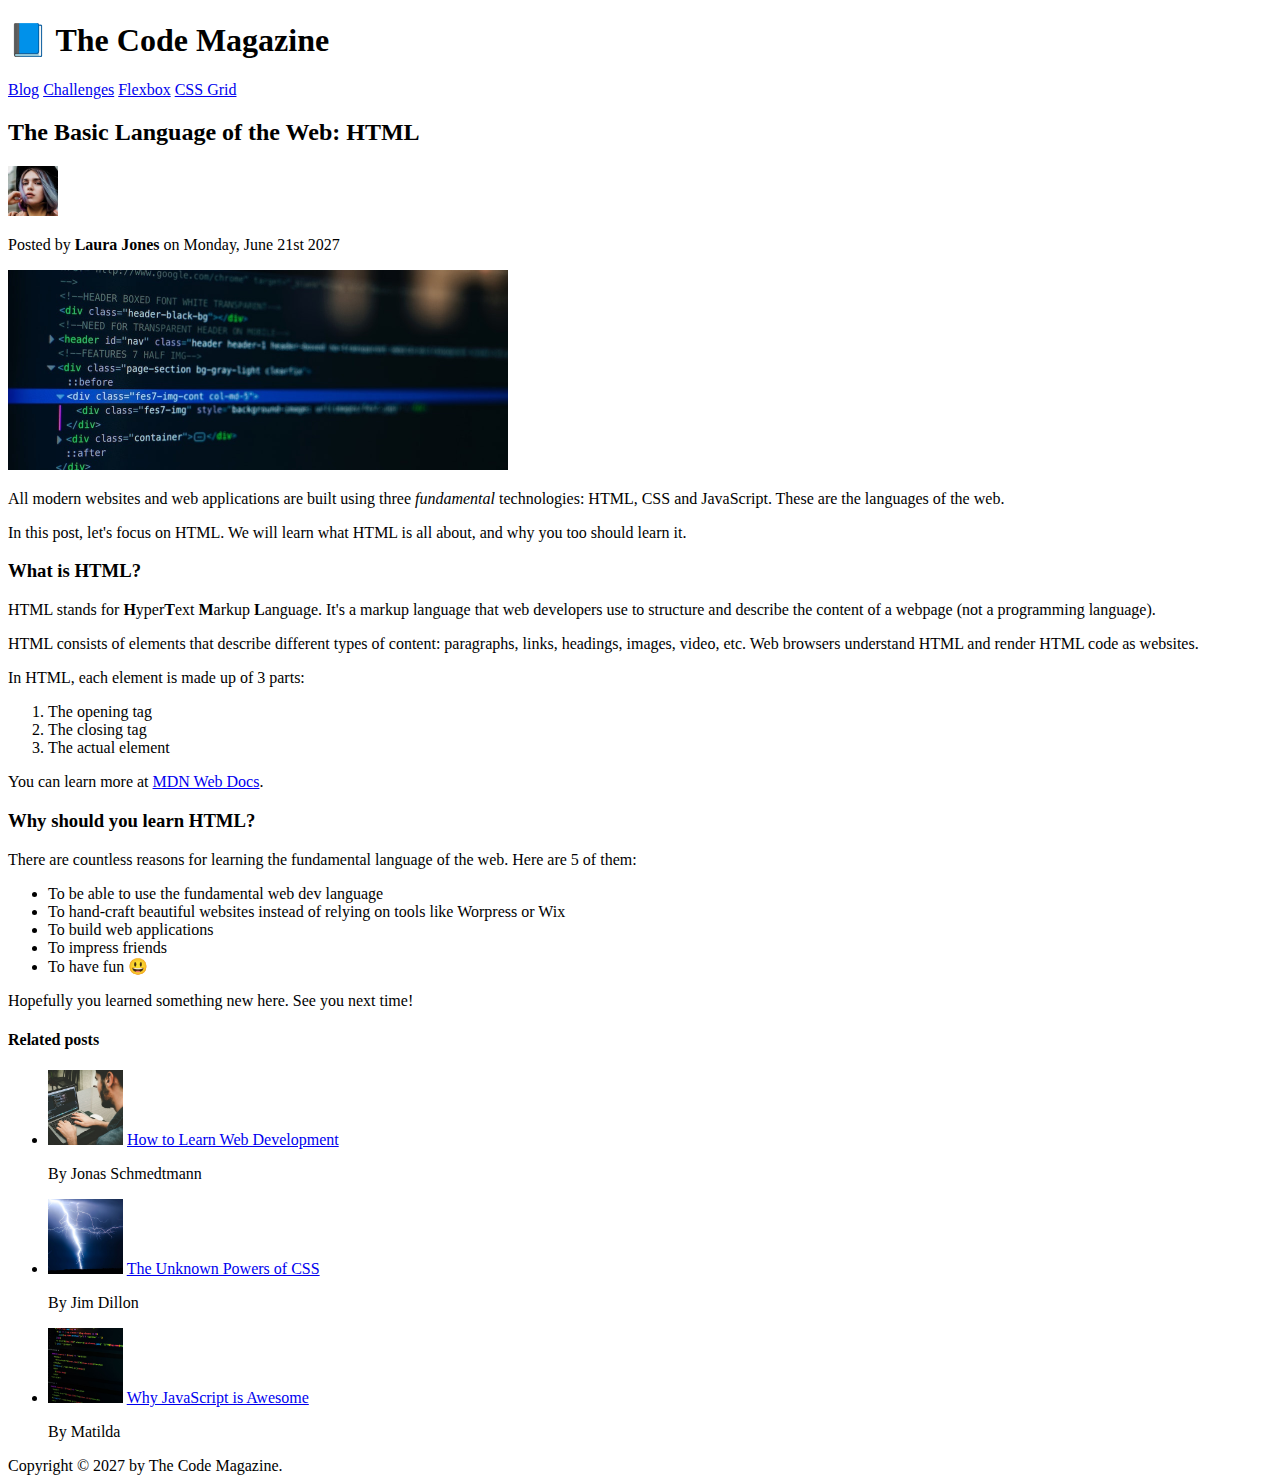
<file: final/02-HTML-Fundamentals/index.html>
<!DOCTYPE html>
<html lang="en">
  <head>
    <meta charset="UTF-8" />
    <title>The Basic Language of the Web: HTML</title>
  </head>

  <body>
    <!--
    <h1>The Basic Language of the Web: HTML</h1>
    <h2>The Basic Language of the Web: HTML</h2>
    <h3>The Basic Language of the Web: HTML</h3>
    <h4>The Basic Language of the Web: HTML</h4>
    <h5>The Basic Language of the Web: HTML</h5>
    <h6>The Basic Language of the Web: HTML</h6>
    -->

    <header>
      <h1>📘 The Code Magazine</h1>

      <nav>
        <a href="blog.html">Blog</a>
        <a href="#">Challenges</a>
        <a href="#">Flexbox</a>
        <a href="#">CSS Grid</a>
      </nav>
    </header>

    <article>
      <header>
        <h2>The Basic Language of the Web: HTML</h2>

        <img
          src="img/laura-jones.jpg"
          alt="Headshot of Laura Jones"
          height="50"
          width="50"
        />

        <p>Posted by <strong>Laura Jones</strong> on Monday, June 21st 2027</p>

        <img
          src="img/post-img.jpg"
          alt="HTML code on a screen"
          width="500"
          height="200"
        />
      </header>

      <p>
        All modern websites and web applications are built using three
        <em>fundamental</em>
        technologies: HTML, CSS and JavaScript. These are the languages of the
        web.
      </p>

      <p>
        In this post, let's focus on HTML. We will learn what HTML is all about,
        and why you too should learn it.
      </p>

      <h3>What is HTML?</h3>
      <p>
        HTML stands for <strong>H</strong>yper<strong>T</strong>ext
        <strong>M</strong>arkup <strong>L</strong>anguage. It's a markup
        language that web developers use to structure and describe the content
        of a webpage (not a programming language).
      </p>
      <p>
        HTML consists of elements that describe different types of content:
        paragraphs, links, headings, images, video, etc. Web browsers understand
        HTML and render HTML code as websites.
      </p>
      <p>In HTML, each element is made up of 3 parts:</p>

      <ol>
        <li>The opening tag</li>
        <li>The closing tag</li>
        <li>The actual element</li>
      </ol>

      <p>
        You can learn more at
        <a
          href="https://developer.mozilla.org/en-US/docs/Web/HTML"
          target="_blank"
          >MDN Web Docs</a
        >.
      </p>

      <h3>Why should you learn HTML?</h3>

      <p>
        There are countless reasons for learning the fundamental language of the
        web. Here are 5 of them:
      </p>

      <ul>
        <li>To be able to use the fundamental web dev language</li>
        <li>
          To hand-craft beautiful websites instead of relying on tools like
          Worpress or Wix
        </li>
        <li>To build web applications</li>
        <li>To impress friends</li>
        <li>To have fun 😃</li>
      </ul>

      <p>Hopefully you learned something new here. See you next time!</p>
    </article>

    <aside>
      <h4>Related posts</h4>

      <ul>
        <li>
          <img
            src="img/related-1.jpg"
            alt="Person programming"
            width="75"
            width="75"
          />
          <a href="#">How to Learn Web Development</a>
          <p>By Jonas Schmedtmann</p>
        </li>
        <li>
          <img src="img/related-2.jpg" alt="Lightning" width="75" heigth="75" />
          <a href="#">The Unknown Powers of CSS</a>
          <p>By Jim Dillon</p>
        </li>
        <li>
          <img
            src="img/related-3.jpg"
            alt="JavaScript code on a screen"
            width="75"
            height="75"
          />
          <a href="#">Why JavaScript is Awesome</a>
          <p>By Matilda</p>
        </li>
      </ul>
    </aside>

    <footer>Copyright &copy; 2027 by The Code Magazine.</footer>
  </body>
</html>
</file>
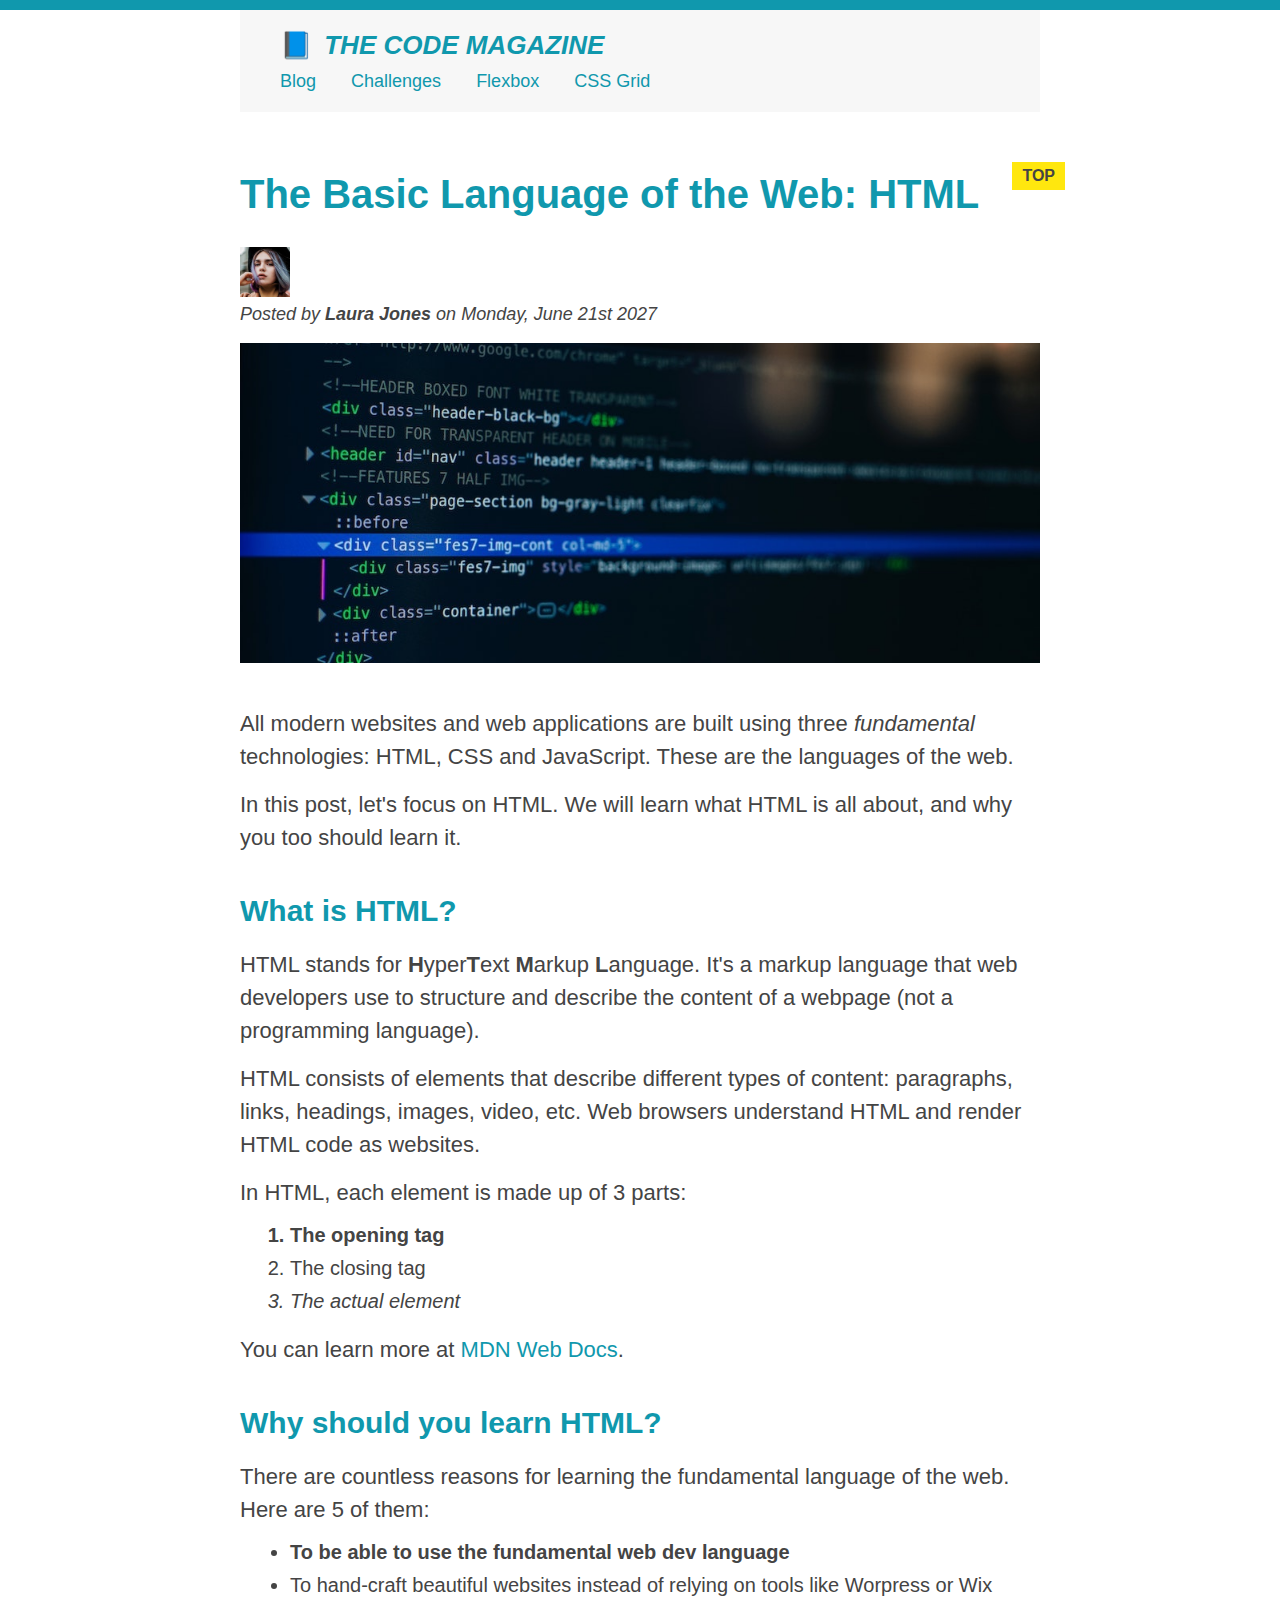
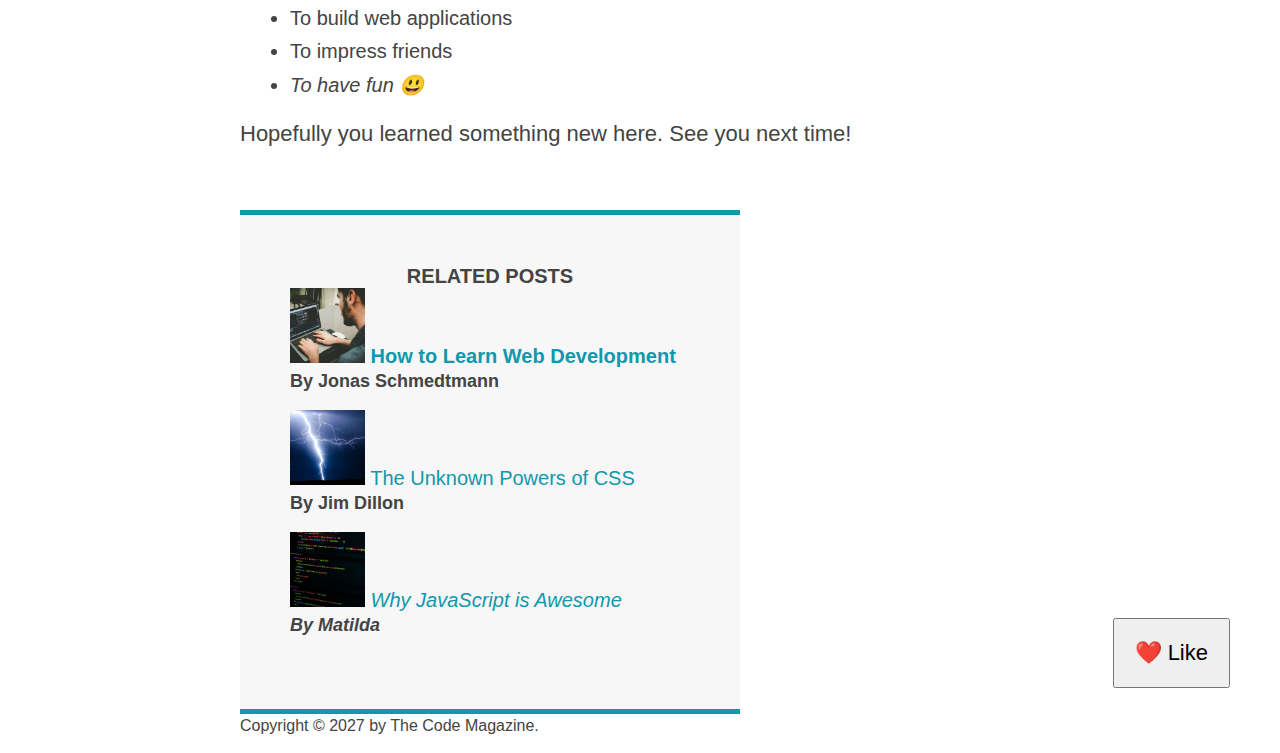
<file: final/03-CSS-Fundamentals/index.html>
<!DOCTYPE html>
<html lang="en">
  <head>
    <meta charset="UTF-8" />
    <link href="style.css" rel="stylesheet" />

    <title>The Basic Language of the Web: HTML</title>
  </head>

  <body>
    <!--
    <h1>The Basic Language of the Web: HTML</h1>
    <h2>The Basic Language of the Web: HTML</h2>
    <h3>The Basic Language of the Web: HTML</h3>
    <h4>The Basic Language of the Web: HTML</h4>
    <h5>The Basic Language of the Web: HTML</h5>
    <h6>The Basic Language of the Web: HTML</h6>
    -->

    <div class="container">
      <header class="main-header">
        <h1>📘 The Code Magazine</h1>

        <nav>
          <!-- <strong>This is the navigation</strong> -->
          <a href="blog.html">Blog</a>
          <a href="#">Challenges</a>
          <a href="#">Flexbox</a>
          <a href="#">CSS Grid</a>
        </nav>
      </header>

      <article>
        <header class="post-header">
          <h2>The Basic Language of the Web: HTML</h2>

          <img
            src="img/laura-jones.jpg"
            alt="Headshot of Laura Jones"
            height="50"
            width="50"
          />

          <p id="author">
            Posted by <strong>Laura Jones</strong> on Monday, June 21st 2027
          </p>

          <img
            src="img/post-img.jpg"
            alt="HTML code on a screen"
            width="500"
            height="200"
            class="post-img"
          />
          <button>❤️ Like</button>
        </header>

        <p>
          All modern websites and web applications are built using three
          <em>fundamental</em>
          technologies: HTML, CSS and JavaScript. These are the languages of the
          web.
        </p>

        <p>
          In this post, let's focus on HTML. We will learn what HTML is all
          about, and why you too should learn it.
        </p>

        <h3>What is HTML?</h3>
        <p>
          HTML stands for <strong>H</strong>yper<strong>T</strong>ext
          <strong>M</strong>arkup <strong>L</strong>anguage. It's a markup
          language that web developers use to structure and describe the content
          of a webpage (not a programming language).
        </p>
        <p>
          HTML consists of elements that describe different types of content:
          paragraphs, links, headings, images, video, etc. Web browsers
          understand HTML and render HTML code as websites.
        </p>
        <p>In HTML, each element is made up of 3 parts:</p>

        <ol>
          <li class="first-li">The opening tag</li>
          <li>The closing tag</li>
          <li>The actual element</li>
        </ol>

        <p>
          You can learn more at
          <a
            href="https://developer.mozilla.org/en-US/docs/Web/HTML"
            target="_blank"
            >MDN Web Docs</a
          >.
        </p>

        <h3>Why should you learn HTML?</h3>

        <p>
          There are countless reasons for learning the fundamental language of
          the web. Here are 5 of them:
        </p>

        <ul>
          <li class="first-li">
            To be able to use the fundamental web dev language
          </li>
          <li>
            To hand-craft beautiful websites instead of relying on tools like
            Worpress or Wix
          </li>
          <li>To build web applications</li>
          <li>To impress friends</li>
          <li>To have fun 😃</li>
        </ul>

        <p>Hopefully you learned something new here. See you next time!</p>
      </article>

      <aside>
        <h4>Related posts</h4>

        <ul class="related">
          <li>
            <img
              src="img/related-1.jpg"
              alt="Person programming"
              width="75"
              height="75"
            />
            <a href="#">How to Learn Web Development</a>
            <p class="related-author">By Jonas Schmedtmann</p>
          </li>
          <li>
            <img
              src="img/related-2.jpg"
              alt="Lightning"
              width="75"
              height="75"
            />
            <a href="#">The Unknown Powers of CSS</a>
            <p class="related-author">By Jim Dillon</p>
          </li>
          <li>
            <img
              src="img/related-3.jpg"
              alt="JavaScript code on a screen"
              width="75"
              height="75"
            />
            <a href="#">Why JavaScript is Awesome</a>
            <p class="related-author">By Matilda</p>
          </li>
        </ul>
      </aside>

      <footer>
        <p id="copyright" class="copyright text">
          Copyright &copy; 2027 by The Code Magazine.
        </p>
      </footer>
    </div>
  </body>
</html>
</file>
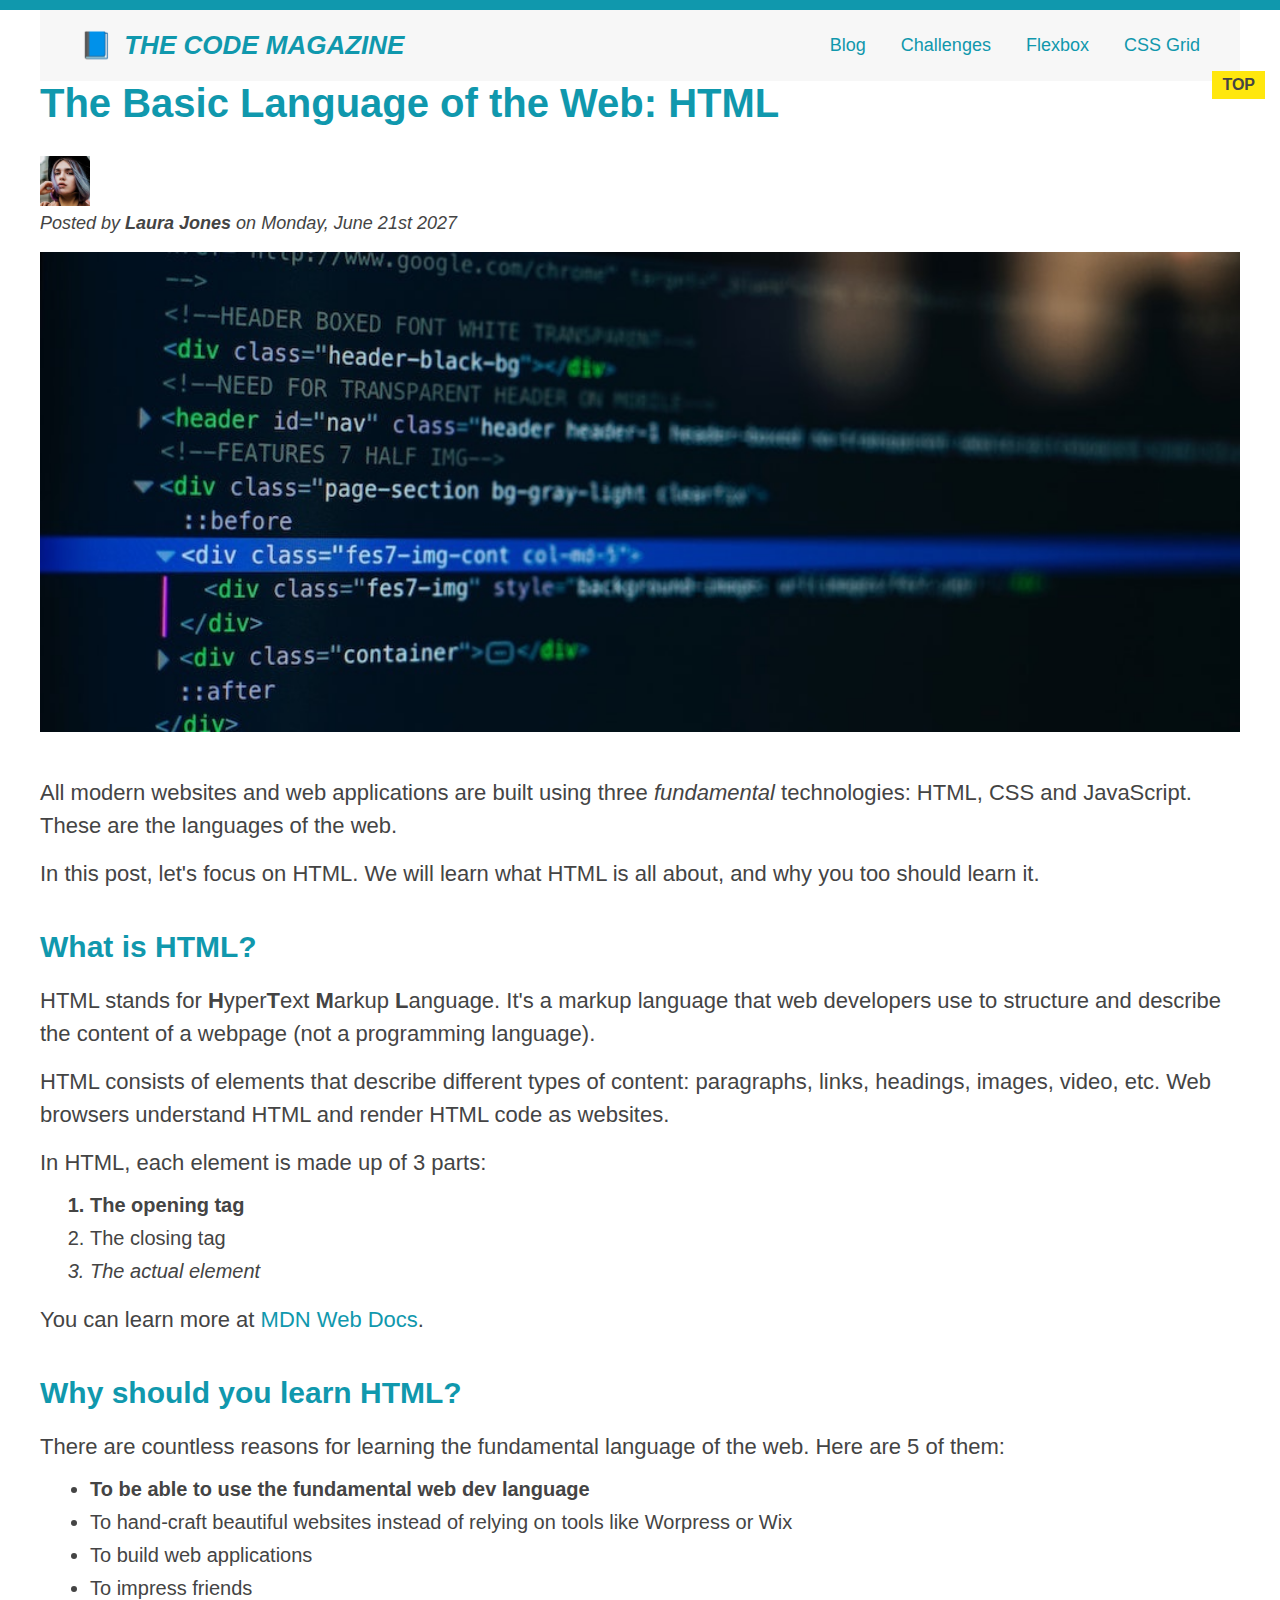
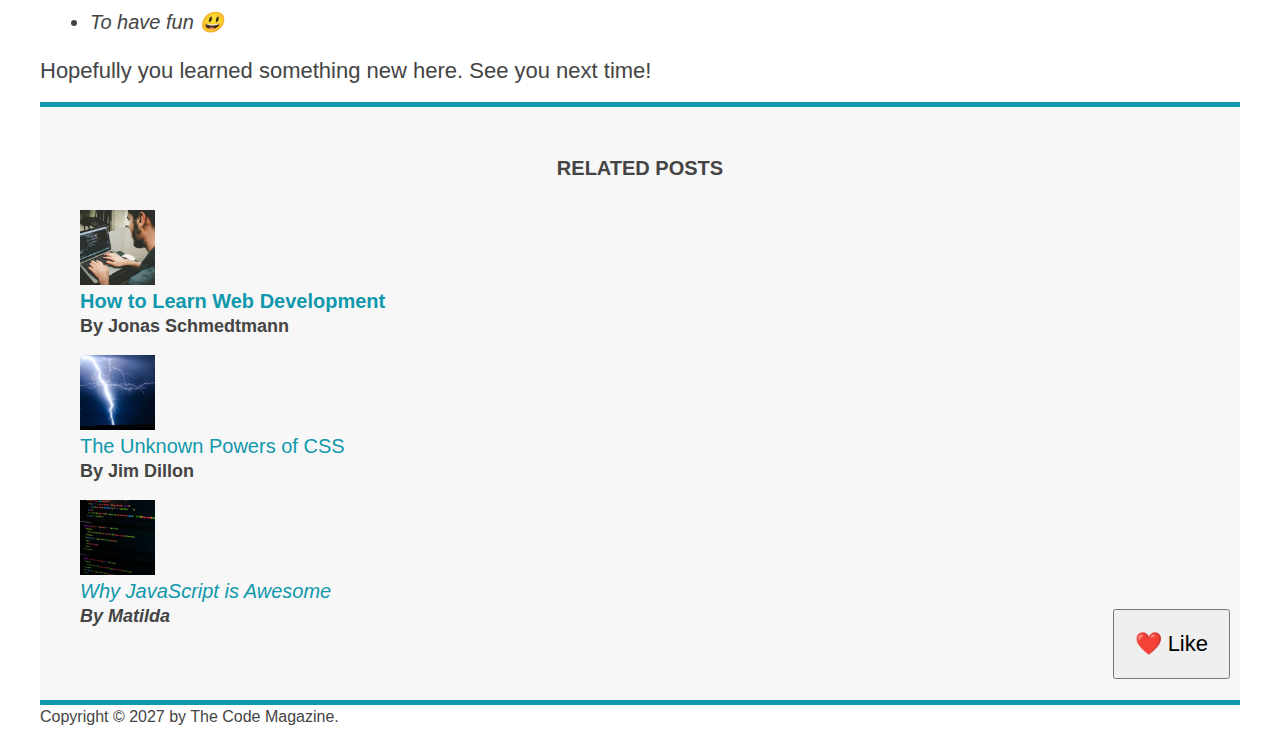
<file: final/04-CSS-Layouts/index.html>
<!DOCTYPE html>
<html lang="en">
  <head>
    <meta charset="UTF-8" />
    <link href="style.css" rel="stylesheet" />

    <title>The Basic Language of the Web: HTML</title>
  </head>

  <body>
    <!--
    <h1>The Basic Language of the Web: HTML</h1>
    <h2>The Basic Language of the Web: HTML</h2>
    <h3>The Basic Language of the Web: HTML</h3>
    <h4>The Basic Language of the Web: HTML</h4>
    <h5>The Basic Language of the Web: HTML</h5>
    <h6>The Basic Language of the Web: HTML</h6>
    -->

    <div class="container">
      <header class="main-header clearfix">
        <h1>📘 The Code Magazine</h1>

        <nav>
          <!-- <strong>This is the navigation</strong> -->
          <a href="blog.html">Blog</a>
          <a href="#">Challenges</a>
          <a href="flexbox.html">Flexbox</a>
          <a href="css-grid.html">CSS Grid</a>
        </nav>

        <!-- <div class="clear"></div> -->
      </header>

      <!-- ONLY NECESSARY FOR FLEXBOX -->
      <!-- <div class="row"> -->
      <article>
        <header class="post-header">
          <h2>The Basic Language of the Web: HTML</h2>

          <div class="author-box">
            <img
              src="img/laura-jones.jpg"
              alt="Headshot of Laura Jones"
              height="50"
              width="50"
              class="author-img"
            />

            <p id="author" class="author">
              Posted by <strong>Laura Jones</strong> on Monday, June 21st 2027
            </p>
          </div>

          <img
            src="img/post-img.jpg"
            alt="HTML code on a screen"
            width="500"
            height="200"
            class="post-img"
          />
          <button>❤️ Like</button>
        </header>

        <p>
          All modern websites and web applications are built using three
          <em>fundamental</em>
          technologies: HTML, CSS and JavaScript. These are the languages of the
          web.
        </p>

        <p>
          In this post, let's focus on HTML. We will learn what HTML is all
          about, and why you too should learn it.
        </p>

        <h3>What is HTML?</h3>
        <p>
          HTML stands for <strong>H</strong>yper<strong>T</strong>ext
          <strong>M</strong>arkup <strong>L</strong>anguage. It's a markup
          language that web developers use to structure and describe the content
          of a webpage (not a programming language).
        </p>
        <p>
          HTML consists of elements that describe different types of content:
          paragraphs, links, headings, images, video, etc. Web browsers
          understand HTML and render HTML code as websites.
        </p>
        <p>In HTML, each element is made up of 3 parts:</p>

        <ol>
          <li class="first-li">The opening tag</li>
          <li>The closing tag</li>
          <li>The actual element</li>
        </ol>

        <p>
          You can learn more at
          <a
            href="https://developer.mozilla.org/en-US/docs/Web/HTML"
            target="_blank"
            >MDN Web Docs</a
          >.
        </p>

        <h3>Why should you learn HTML?</h3>

        <p>
          There are countless reasons for learning the fundamental language of
          the web. Here are 5 of them:
        </p>

        <ul>
          <li class="first-li">
            To be able to use the fundamental web dev language
          </li>
          <li>
            To hand-craft beautiful websites instead of relying on tools like
            Worpress or Wix
          </li>
          <li>To build web applications</li>
          <li>To impress friends</li>
          <li>To have fun 😃</li>
        </ul>

        <p>Hopefully you learned something new here. See you next time!</p>
      </article>

      <aside>
        <h4>Related posts</h4>

        <ul class="related">
          <li class="related-post">
            <img
              src="img/related-1.jpg"
              alt="Person programming"
              width="75"
              height="75"
            />
            <div>
              <a href="#" class="related-link">How to Learn Web Development</a>
              <p class="related-author">By Jonas Schmedtmann</p>
            </div>
          </li>
          <li class="related-post">
            <img
              src="img/related-2.jpg"
              alt="Lightning"
              width="75"
              height="75"
            />
            <div>
              <a href="#" class="related-link">The Unknown Powers of CSS</a>
              <p class="related-author">By Jim Dillon</p>
            </div>
          </li>
          <li class="related-post">
            <img
              src="img/related-3.jpg"
              alt="JavaScript code on a screen"
              width="75"
              height="75"
            />
            <div>
              <a href="#" class="related-link">Why JavaScript is Awesome</a>
              <p class="related-author">By Matilda</p>
            </div>
          </li>
        </ul>
      </aside>
      <!-- </div> -->

      <footer>
        <p id="copyright" class="copyright text">
          Copyright &copy; 2027 by The Code Magazine.
        </p>
      </footer>
    </div>
  </body>
</html>
</file>
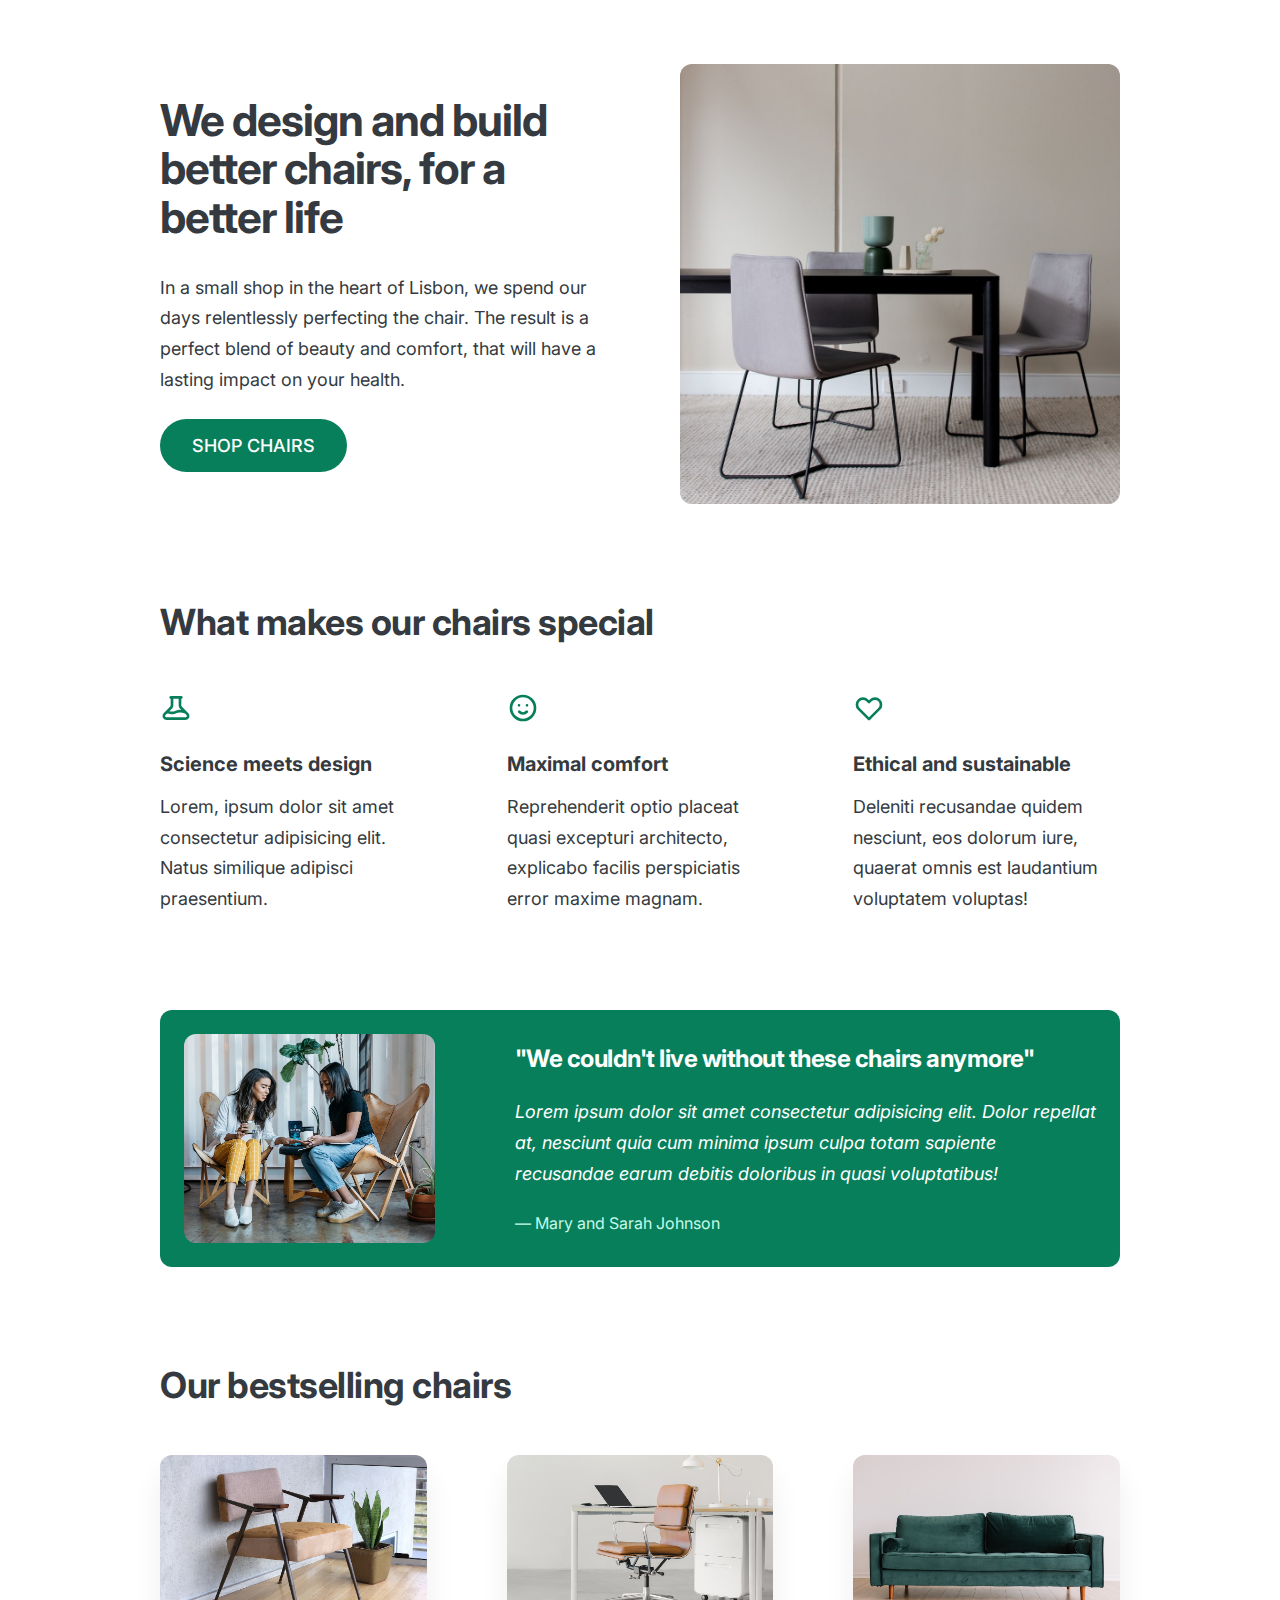
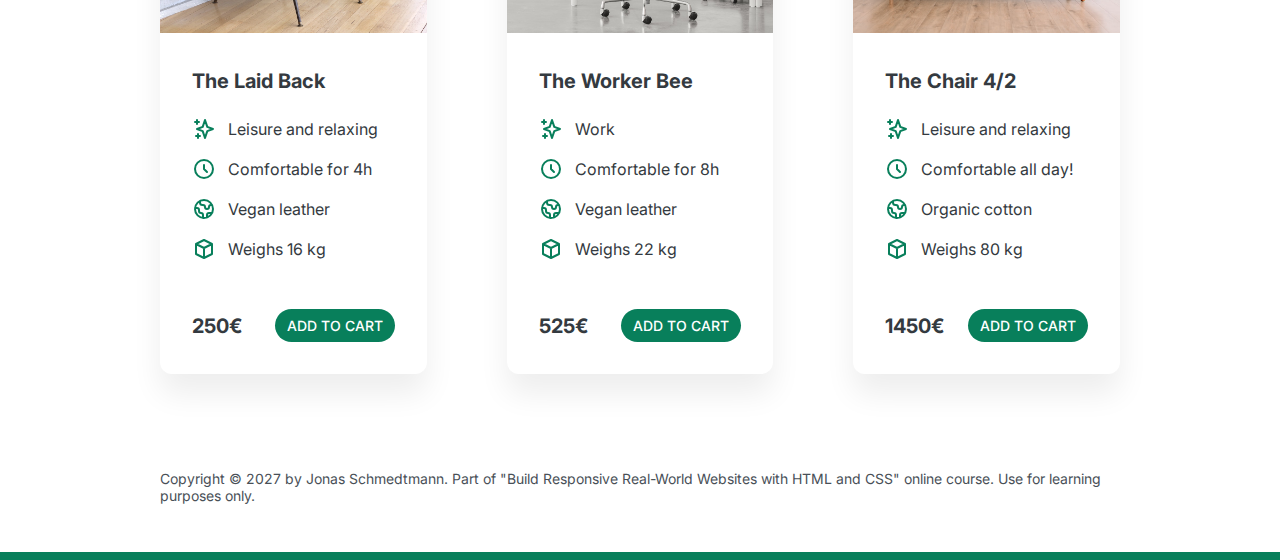
<file: final/05-Design/index.html>
<!DOCTYPE html>
<html lang="en">
  <head>
    <meta charset="UTF-8" />
    <meta http-equiv="X-UA-Compatible" content="IE=edge" />
    <meta name="viewport" content="width=device-width, initial-scale=1.0" />

    <link rel="preconnect" href="https://fonts.gstatic.com" />
    <link
      href="https://fonts.googleapis.com/css2?family=Inter:wght@400;500;700&display=swap"
      rel="stylesheet"
    />

    <link rel="stylesheet" href="style.css" />
    <title>Lisbon Chair Shop</title>
  </head>
  <body>
    <div class="container">
      <header>
        <div class="header-text-box">
          <h1>We design and build better chairs, for a better life</h1>
          <p class="header-text">
            In a small shop in the heart of Lisbon, we spend our days
            relentlessly perfecting the chair. The result is a perfect blend of
            beauty and comfort, that will have a lasting impact on your health.
          </p>
          <a class="btn btn--big" href="#">Shop chairs</a>
        </div>
        <img src="hero.jpg" alt="Photo" />
      </header>

      <section>
        <h2>What makes our chairs special</h2>
        <div class="grid-3-cols">
          <div>
            <svg
              xmlns="http://www.w3.org/2000/svg"
              class="features-icon"
              fill="none"
              viewBox="0 0 24 24"
              stroke="currentColor"
            >
              <path
                stroke-linecap="round"
                stroke-linejoin="round"
                stroke-width="2"
                d="M19.428 15.428a2 2 0 00-1.022-.547l-2.387-.477a6 6 0 00-3.86.517l-.318.158a6 6 0 01-3.86.517L6.05 15.21a2 2 0 00-1.806.547M8 4h8l-1 1v5.172a2 2 0 00.586 1.414l5 5c1.26 1.26.367 3.414-1.415 3.414H4.828c-1.782 0-2.674-2.154-1.414-3.414l5-5A2 2 0 009 10.172V5L8 4z"
              />
            </svg>
            <p class="features-title"><strong>Science meets design</strong></p>
            <p class="features-text">
              Lorem, ipsum dolor sit amet consectetur adipisicing elit. Natus
              similique adipisci praesentium.
            </p>
          </div>

          <div>
            <svg
              xmlns="http://www.w3.org/2000/svg"
              class="features-icon"
              fill="none"
              viewBox="0 0 24 24"
              stroke="currentColor"
            >
              <path
                stroke-linecap="round"
                stroke-linejoin="round"
                stroke-width="2"
                d="M14.828 14.828a4 4 0 01-5.656 0M9 10h.01M15 10h.01M21 12a9 9 0 11-18 0 9 9 0 0118 0z"
              />
            </svg>
            <p class="features-title">
              <strong>Maximal comfort</strong>
            </p>
            <p class="features-text">
              Reprehenderit optio placeat quasi excepturi architecto, explicabo
              facilis perspiciatis error maxime magnam.
            </p>
          </div>

          <div>
            <svg
              xmlns="http://www.w3.org/2000/svg"
              class="features-icon"
              fill="none"
              viewBox="0 0 24 24"
              stroke="currentColor"
            >
              <path
                stroke-linecap="round"
                stroke-linejoin="round"
                stroke-width="2"
                d="M4.318 6.318a4.5 4.5 0 000 6.364L12 20.364l7.682-7.682a4.5 4.5 0 00-6.364-6.364L12 7.636l-1.318-1.318a4.5 4.5 0 00-6.364 0z"
              />
            </svg>
            <p class="features-title">
              <strong>Ethical and sustainable</strong>
            </p>
            <p class="features-text">
              Deleniti recusandae quidem nesciunt, eos dolorum iure, quaerat
              omnis est laudantium voluptatem voluptas!
            </p>
          </div>
        </div>
      </section>

      <section class="testimonial-section">
        <div class="grid-3-cols">
          <img src="customers.jpg" alt="People sitting on chairs" />
          <div class="testimonial-box">
            <h2>"We couldn't live without these chairs anymore"</h2>
            <blockquote class="testimonial-text">
              Lorem ipsum dolor sit amet consectetur adipisicing elit. Dolor
              repellat at, nesciunt quia cum minima ipsum culpa totam sapiente
              recusandae earum debitis doloribus in quasi voluptatibus!
            </blockquote>
            <p class="testimonial-author">&mdash; Mary and Sarah Johnson</p>
          </div>
        </div>
      </section>

      <section>
        <h2>Our bestselling chairs</h2>
        <div class="grid-3-cols">
          <figure class="chair">
            <img src="chair-1.jpg" alt="Chair" />
            <div class="chair-box">
              <h3>The Laid Back</h3>
              <ul class="chair-details">
                <li>
                  <svg
                    xmlns="http://www.w3.org/2000/svg"
                    class="chair-icon"
                    fill="none"
                    viewBox="0 0 24 24"
                    stroke="currentColor"
                  >
                    <path
                      stroke-linecap="round"
                      stroke-linejoin="round"
                      stroke-width="2"
                      d="M5 3v4M3 5h4M6 17v4m-2-2h4m5-16l2.286 6.857L21 12l-5.714 2.143L13 21l-2.286-6.857L5 12l5.714-2.143L13 3z"
                    />
                  </svg>
                  <!-- Span is a generic INLINE text element, it doesn't have any meaning. It's like a div element, but inline -->
                  <span>Leisure and relaxing</span>
                </li>
                <li>
                  <svg
                    xmlns="http://www.w3.org/2000/svg"
                    class="chair-icon"
                    fill="none"
                    viewBox="0 0 24 24"
                    stroke="currentColor"
                  >
                    <path
                      stroke-linecap="round"
                      stroke-linejoin="round"
                      stroke-width="2"
                      d="M12 8v4l3 3m6-3a9 9 0 11-18 0 9 9 0 0118 0z"
                    />
                  </svg>
                  <span>Comfortable for 4h</span>
                </li>
                <li>
                  <svg
                    xmlns="http://www.w3.org/2000/svg"
                    class="chair-icon"
                    fill="none"
                    viewBox="0 0 24 24"
                    stroke="currentColor"
                  >
                    <path
                      stroke-linecap="round"
                      stroke-linejoin="round"
                      stroke-width="2"
                      d="M3.055 11H5a2 2 0 012 2v1a2 2 0 002 2 2 2 0 012 2v2.945M8 3.935V5.5A2.5 2.5 0 0010.5 8h.5a2 2 0 012 2 2 2 0 104 0 2 2 0 012-2h1.064M15 20.488V18a2 2 0 012-2h3.064M21 12a9 9 0 11-18 0 9 9 0 0118 0z"
                    />
                  </svg>
                  <span>Vegan leather</span>
                </li>
                <li>
                  <svg
                    xmlns="http://www.w3.org/2000/svg"
                    class="chair-icon"
                    fill="none"
                    viewBox="0 0 24 24"
                    stroke="currentColor"
                  >
                    <path
                      stroke-linecap="round"
                      stroke-linejoin="round"
                      stroke-width="2"
                      d="M20 7l-8-4-8 4m16 0l-8 4m8-4v10l-8 4m0-10L4 7m8 4v10M4 7v10l8 4"
                    />
                  </svg>
                  <span>Weighs 16 kg</span>
                </li>
              </ul>
              <div class="chair-price">
                <strong>250€</strong>
                <a href="#" class="btn btn--small">Add to cart</a>
              </div>
            </div>
          </figure>

          <figure class="chair">
            <img src="chair-2.jpg" alt="Chair" />
            <div class="chair-box">
              <h3>The Worker Bee</h3>
              <ul class="chair-details">
                <li>
                  <svg
                    xmlns="http://www.w3.org/2000/svg"
                    class="chair-icon"
                    fill="none"
                    viewBox="0 0 24 24"
                    stroke="currentColor"
                  >
                    <path
                      stroke-linecap="round"
                      stroke-linejoin="round"
                      stroke-width="2"
                      d="M5 3v4M3 5h4M6 17v4m-2-2h4m5-16l2.286 6.857L21 12l-5.714 2.143L13 21l-2.286-6.857L5 12l5.714-2.143L13 3z"
                    />
                  </svg>
                  <span>Work</span>
                </li>
                <li>
                  <svg
                    xmlns="http://www.w3.org/2000/svg"
                    class="chair-icon"
                    fill="none"
                    viewBox="0 0 24 24"
                    stroke="currentColor"
                  >
                    <path
                      stroke-linecap="round"
                      stroke-linejoin="round"
                      stroke-width="2"
                      d="M12 8v4l3 3m6-3a9 9 0 11-18 0 9 9 0 0118 0z"
                    />
                  </svg>
                  <span>Comfortable for 8h</span>
                </li>
                <li>
                  <svg
                    xmlns="http://www.w3.org/2000/svg"
                    class="chair-icon"
                    fill="none"
                    viewBox="0 0 24 24"
                    stroke="currentColor"
                  >
                    <path
                      stroke-linecap="round"
                      stroke-linejoin="round"
                      stroke-width="2"
                      d="M3.055 11H5a2 2 0 012 2v1a2 2 0 002 2 2 2 0 012 2v2.945M8 3.935V5.5A2.5 2.5 0 0010.5 8h.5a2 2 0 012 2 2 2 0 104 0 2 2 0 012-2h1.064M15 20.488V18a2 2 0 012-2h3.064M21 12a9 9 0 11-18 0 9 9 0 0118 0z"
                    />
                  </svg>
                  <span>Vegan leather</span>
                </li>
                <li>
                  <svg
                    xmlns="http://www.w3.org/2000/svg"
                    class="chair-icon"
                    fill="none"
                    viewBox="0 0 24 24"
                    stroke="currentColor"
                  >
                    <path
                      stroke-linecap="round"
                      stroke-linejoin="round"
                      stroke-width="2"
                      d="M20 7l-8-4-8 4m16 0l-8 4m8-4v10l-8 4m0-10L4 7m8 4v10M4 7v10l8 4"
                    />
                  </svg>
                  <span>Weighs 22 kg</span>
                </li>
              </ul>
              <div class="chair-price">
                <strong>525€</strong>
                <a href="#" class="btn btn--small">Add to cart</a>
              </div>
            </div>
          </figure>

          <figure class="chair">
            <img src="chair-3.jpg" alt="Chair" />
            <div class="chair-box">
              <h3>The Chair 4/2</h3>
              <ul class="chair-details">
                <li>
                  <svg
                    xmlns="http://www.w3.org/2000/svg"
                    class="chair-icon"
                    fill="none"
                    viewBox="0 0 24 24"
                    stroke="currentColor"
                  >
                    <path
                      stroke-linecap="round"
                      stroke-linejoin="round"
                      stroke-width="2"
                      d="M5 3v4M3 5h4M6 17v4m-2-2h4m5-16l2.286 6.857L21 12l-5.714 2.143L13 21l-2.286-6.857L5 12l5.714-2.143L13 3z"
                    />
                  </svg>
                  <span>Leisure and relaxing</span>
                </li>
                <li>
                  <svg
                    xmlns="http://www.w3.org/2000/svg"
                    class="chair-icon"
                    fill="none"
                    viewBox="0 0 24 24"
                    stroke="currentColor"
                  >
                    <path
                      stroke-linecap="round"
                      stroke-linejoin="round"
                      stroke-width="2"
                      d="M12 8v4l3 3m6-3a9 9 0 11-18 0 9 9 0 0118 0z"
                    />
                  </svg>
                  <span>Comfortable all day!</span>
                </li>
                <li>
                  <svg
                    xmlns="http://www.w3.org/2000/svg"
                    class="chair-icon"
                    fill="none"
                    viewBox="0 0 24 24"
                    stroke="currentColor"
                  >
                    <path
                      stroke-linecap="round"
                      stroke-linejoin="round"
                      stroke-width="2"
                      d="M3.055 11H5a2 2 0 012 2v1a2 2 0 002 2 2 2 0 012 2v2.945M8 3.935V5.5A2.5 2.5 0 0010.5 8h.5a2 2 0 012 2 2 2 0 104 0 2 2 0 012-2h1.064M15 20.488V18a2 2 0 012-2h3.064M21 12a9 9 0 11-18 0 9 9 0 0118 0z"
                    />
                  </svg>
                  <span>Organic cotton</span>
                </li>
                <li>
                  <svg
                    xmlns="http://www.w3.org/2000/svg"
                    class="chair-icon"
                    fill="none"
                    viewBox="0 0 24 24"
                    stroke="currentColor"
                  >
                    <path
                      stroke-linecap="round"
                      stroke-linejoin="round"
                      stroke-width="2"
                      d="M20 7l-8-4-8 4m16 0l-8 4m8-4v10l-8 4m0-10L4 7m8 4v10M4 7v10l8 4"
                    />
                  </svg>
                  <span>Weighs 80 kg</span>
                </li>
              </ul>
              <div class="chair-price">
                <strong>1450€</strong>
                <a href="#" class="btn btn--small">Add to cart</a>
              </div>
            </div>
          </figure>
        </div>
      </section>

      <footer>
        Copyright &copy; 2027 by Jonas Schmedtmann. Part of "Build Responsive
        Real-World Websites with HTML and CSS" online course. Use for learning
        purposes only.
      </footer>
    </div>
  </body>
</html>
</file>
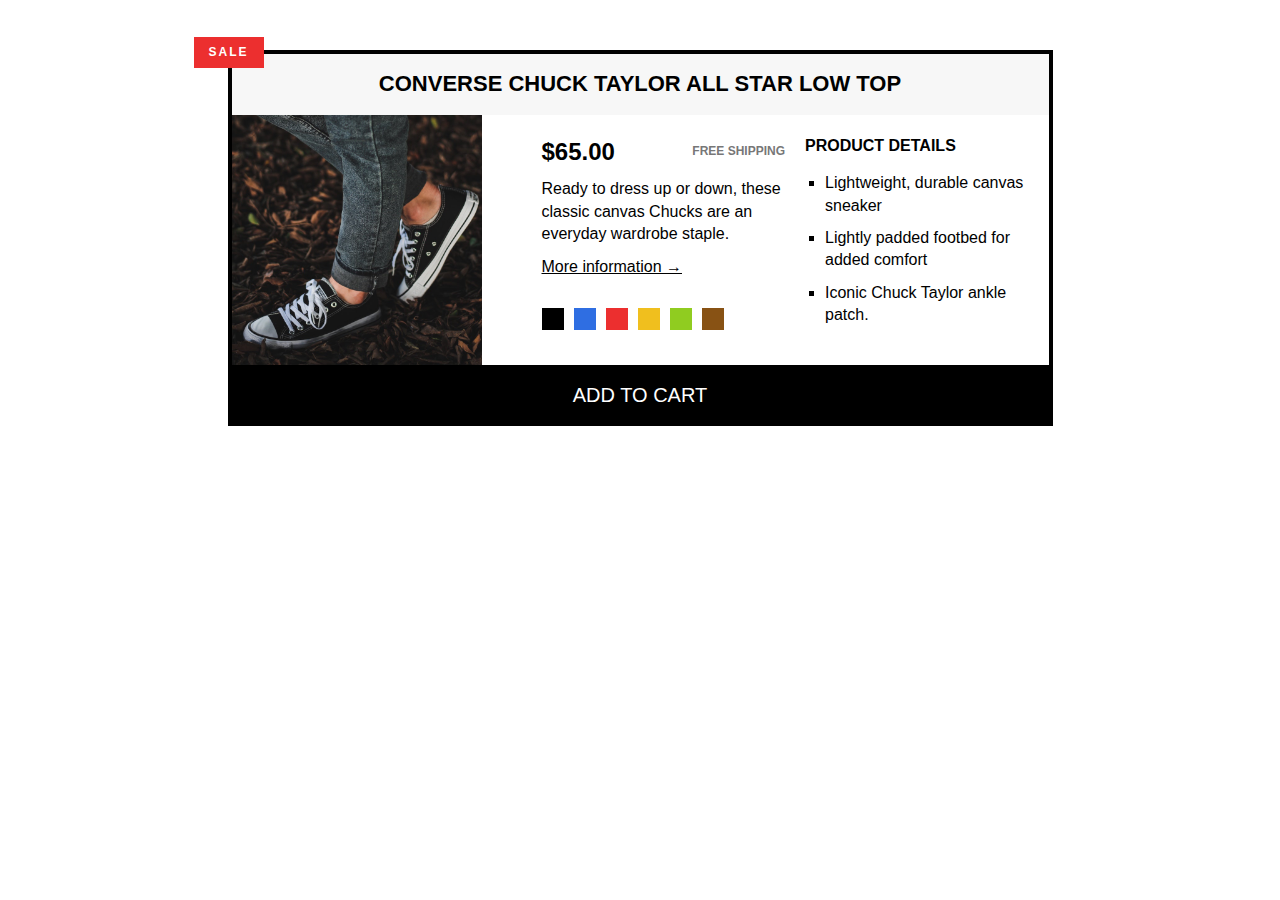
<file: starter/05-Design/index.html>
<!DOCTYPE html>
<html lang="en">
  <head>
    <meta charset="UTF-8" />
    <meta http-equiv="X-UA-Compatible" content="IE=edge" />
    <meta name="viewport" content="width=device-width, initial-scale=1.0" />

    <link rel="stylesheet" href="style.css" />
    <title>Lisbon Chair Shop</title>
  </head>
  <body>
    <article class="product">
      <h2 class="product-title">Converse Chuck Taylor All Star Low Top</h2>
      <div class="container">

        <img
          src="product.jpeg"
          alt="Chuck Taylor All Star Shoe"
          height="250"
          width="250"
          class="product-img" />

        <div class="product-info">
          <div class="product-price-info">
            <p class="price"><strong>$65.00</strong></p>
            <p class="shipping">Free shipping</p>
          </div>
          <p class="sale">Sale</p>
          <p class="product-description">
            Ready to dress up or down, these classic canvas Chucks are an
            everyday wardrobe staple.
          </p>
          <a href="https://converse.com" target="_blank" class="more-info"
            >More information &rarr;</a
          >
          <div class="product-colors">
            <div class="color"></div>
            <div class="color color-blue"></div>
            <div class="color color-red"></div>
            <div class="color color-yellow"></div>
            <div class="color color-green"></div>
            <div class="color color-brown"></div>
          </div>
        </div>

        <div class="product-details">
          <h3 class="details-title">Product details</h3>
          <ul class="details-list">
            <li>Lightweight, durable canvas sneaker</li>
            <li>Lightly padded footbed for added comfort</li>
            <li>Iconic Chuck Taylor ankle patch.</li>
          </ul>
        </div>

      </div>
      <button class="add-cart">Add to cart</button>
    </article>
  </body>
</html>
</file>
<file: final/03-CSS-Fundamentals/style.css>
* {
  /* border-top: 10px solid #1098ad; */
  margin: 0;
  padding: 0;
}

/* PAGE SECTIONS */
body {
  color: #444;
  font-family: sans-serif;

  border-top: 10px solid #1098ad;
  position: relative;
}

.container {
  width: 800px;
  /* margin-left: auto;
  margin-right: auto; */
  margin: 0 auto;
}

.main-header {
  background-color: #f7f7f7;
  /* padding: 20px;
  padding-left: 40px;
  padding-right: 40px; */
  padding: 20px 40px;
  margin-bottom: 60px;
  /* height: 80px; */
}

nav {
  font-size: 18px;
  /* text-align: center; */
}

article {
  margin-bottom: 60px;
}

.post-header {
  margin-bottom: 40px;
  /* position: relative; */
}

aside {
  background-color: #f7f7f7;
  border-top: 5px solid #1098ad;
  border-bottom: 5px solid #1098ad;
  /* padding-top: 50px;
  padding-bottom: 50px; */
  padding: 50px 0;
  width: 500px;
}

/* SMALLER ELEMENTS */
h1,
h2,
h3 {
  color: #1098ad;
}

h1 {
  font-size: 26px;
  text-transform: uppercase;
  font-style: italic;
}

h2 {
  font-size: 40px;
  margin-bottom: 30px;
}

h3 {
  font-size: 30px;
  margin-bottom: 20px;
  margin-top: 40px;
}

h4 {
  font-size: 20px;
  text-transform: uppercase;
  text-align: center;
}

p {
  font-size: 22px;
  line-height: 1.5;
  margin-bottom: 15px;
}

ul,
ol {
  margin-left: 50px;
  margin-bottom: 20px;
}

li {
  font-size: 20px;
  margin-bottom: 10px;
  /* display: inline; */
}

li:last-child {
  margin-bottom: 0;
}

/* footer p {
  font-size: 16px;
} */

/* article header p {
  font-style: italic;
} */

#author {
  font-style: italic;
  font-size: 18px;
}

#copyright {
  font-size: 16px;
}

.related-author {
  font-size: 18px;
  font-weight: bold;
}

/* ul {
  list-style: none;
} */

.related {
  list-style: none;
}

body {
  /* background-color: orangered; */
}

/* .first-li {
  font-weight: bold;
} */

li:first-child {
  font-weight: bold;
}

li:last-child {
  font-style: italic;
}

li:nth-child(even) {
  /* color: red; */
}

/* Misconception: this won't work! */
article p:first-child {
  color: red;
}

/* Styling links */
a:link {
  color: #1098ad;
  text-decoration: none;
}

a:visited {
  /* color: #777; */
  color: #1098ad;
}

a:hover {
  color: orangered;
  font-weight: bold;
  text-decoration: underline orangered;
}

a:active {
  background-color: black;
  font-style: italic;
}
/* LVHA */

.post-img {
  width: 100%;
  height: auto;
}

nav a:link {
  /* background-color: orangered;
  margin: 20px;
  padding: 20px;

  display: block; */

  margin-right: 30px;
  margin-top: 10px;
  display: inline-block;
}

nav a:link:last-child {
  margin-right: 0;
}

button {
  font-size: 22px;
  padding: 20px;
  cursor: pointer;

  position: absolute;
  /* top: 50px;
  left: 50px; */
  bottom: 50px;
  right: 50px;
}

h1::first-letter {
  font-style: normal;
  margin-right: 5px;
}

h3 + p::first-line {
  /* color: red; */
}

h2 {
  /* background-color: orange; */
  position: relative;
}

h2::before {
  content: "TOP";
  background-color: #ffe70e;
  color: #444;
  font-size: 16px;
  font-weight: bold;
  display: inline-block;
  padding: 5px 10px;
  position: absolute;
  top: -10px;
  right: -25px;
}

/* Resolving conflicts */
/* #copyright {
  color: red;
}

.copyright {
  color: blue;
}

.text {
  color: yellow;
}

footer p {
  color: green !important;
} */

/* nav a:link,
nav p {
  font-size: 18px;
} */
</file>
<file: final/04-CSS-Layouts/style.css>
* {
  /* border-top: 10px solid #1098ad; */
  margin: 0;
  padding: 0;
  box-sizing: border-box;
}

/* PAGE SECTIONS */
body {
  color: #444;
  font-family: sans-serif;

  border-top: 10px solid #1098ad;
  position: relative;
}

.container {
  width: 1200px;
  /* margin-left: auto;
  margin-right: auto; */
  margin: 0 auto;
}

.main-header {
  background-color: #f7f7f7;
  /* padding: 20px;
  padding-left: 40px;
  padding-right: 40px; */
  padding: 20px 40px;
  /* margin-bottom: 60px; */
  /* height: 80px; */
}

nav {
  font-size: 18px;
  /* text-align: center; */
}

article {
  /* margin-bottom: 60px; */
}

.post-header {
  margin-bottom: 40px;
  /* position: relative; */
}

aside {
  background-color: #f7f7f7;
  border-top: 5px solid #1098ad;
  border-bottom: 5px solid #1098ad;
  padding: 50px 40px;
}

/* SMALLER ELEMENTS */
h1,
h2,
h3 {
  color: #1098ad;
}

h1 {
  font-size: 26px;
  text-transform: uppercase;
  font-style: italic;
}

h2 {
  font-size: 40px;
  margin-bottom: 30px;
}

h3 {
  font-size: 30px;
  margin-bottom: 20px;
  margin-top: 40px;
}

h4 {
  font-size: 20px;
  text-transform: uppercase;
  text-align: center;
  margin-bottom: 30px;
}

p {
  font-size: 22px;
  line-height: 1.5;
  margin-bottom: 15px;
}

ul,
ol {
  margin-left: 50px;
  margin-bottom: 20px;
}

li {
  font-size: 20px;
  margin-bottom: 10px;
  /* display: inline; */
}

li:last-child {
  margin-bottom: 0;
}

/* footer p {
  font-size: 16px;
} */

/* article header p {
  font-style: italic;
} */

#author {
  font-style: italic;
  font-size: 18px;
}

#copyright {
  font-size: 16px;
}

.related-author {
  font-size: 18px;
  font-weight: bold;
}

/* ul {
  list-style: none;
} */

.related {
  list-style: none;
  margin-left: 0;
}

body {
  /* background-color: orangered; */
}

/* .first-li {
  font-weight: bold;
} */

li:first-child {
  font-weight: bold;
}

li:last-child {
  font-style: italic;
}

li:nth-child(even) {
  /* color: red; */
}

/* Misconception: this won't work! */
article p:first-child {
  color: red;
}

/* Styling links */
a:link {
  color: #1098ad;
  text-decoration: none;
}

a:visited {
  /* color: #777; */
  color: #1098ad;
}

a:hover {
  color: orangered;
  font-weight: bold;
  text-decoration: underline orangered;
}

a:active {
  background-color: black;
  font-style: italic;
}
/* LVHA */

.post-img {
  width: 100%;
  height: auto;
}

nav a:link {
  /* background-color: orangered;
  margin: 20px;
  padding: 20px;

  display: block; */

  margin-right: 30px;
  display: inline-block;
}

nav a:link:last-child {
  margin-right: 0;
}

button {
  font-size: 22px;
  padding: 20px;
  cursor: pointer;

  position: absolute;
  /* top: 50px;
  left: 50px; */
  bottom: 50px;
  right: 50px;
}

h1::first-letter {
  font-style: normal;
  margin-right: 5px;
}

h3 + p::first-line {
  /* color: red; */
}

h2 {
  /* background-color: orange; */
  position: relative;
}

h2::before {
  content: "TOP";
  background-color: #ffe70e;
  color: #444;
  font-size: 16px;
  font-weight: bold;
  display: inline-block;
  padding: 5px 10px;
  position: absolute;
  top: -10px;
  right: -25px;
}

/* Resolving conflicts */
/* #copyright {
  color: red;
}

.copyright {
  color: blue;
}

.text {
  color: yellow;
}

footer p {
  color: green !important;
} */

/* nav a:link,
nav p {
  font-size: 18px;
} */

/* FLOATS */
/*
.author-img {
  float: left;
  margin-bottom: 20px;
}

.author {
  float: left;
  margin-top: 10px;
  margin-left: 20px;
}

h1 {
  float: left;
}

nav {
  float: right;
}

.clear {
  clear: both;
}

.clearfix::after {
  clear: both;
  content: "";
  display: block;
}

article {
  width: 825px;
  float: left;
}

aside {
  width: 300px;
  float: right;
}

footer {
  clear: both;
}
*/

/* FLEXBOX */
.main-header {
  display: flex;
  align-items: center;
  justify-content: space-between;
}
</file>
<file: final/05-Design/style.css>
/*
SPACING SYSTEM (px)
2 / 4 / 8 / 12 / 16 / 24 / 32 / 48 / 64 / 80 / 96 / 128

FONT SIZE SYSTEM (px)
10 / 12 / 14 / 16 / 18 / 20 / 24 / 30 / 36 / 44 / 52 / 62 / 74 / 86 / 98
*/

/* 
MAIN COLOR: #087f5b
GREY COLOR: #343a40
*/

* {
  margin: 0;
  padding: 0;
  box-sizing: border-box;
}

/* ------------------------ */
/* GENERAL STYLES */
/* ------------------------ */
body {
  font-family: "Inter", sans-serif;
  color: #343a40;
  border-bottom: 8px solid #087f5b;
}

.container {
  width: 960px;
  margin: 0 auto;
}

header,
section {
  margin-bottom: 96px;
}

h2 {
  margin-bottom: 48px;
  font-size: 36px;
  letter-spacing: -0.5px;
  /* 24 / 30 / 36 */
}

.grid-3-cols {
  display: grid;
  grid-template-columns: repeat(3, 1fr);
  column-gap: 80px;
}

.btn:link,
.btn:visited {
  background-color: #087f5b;
  color: #fff;
  text-decoration: none;
  text-transform: uppercase;
  font-weight: 500;

  display: inline-block;
  border-radius: 100px;
}

.btn:hover,
.btn:active {
  background-color: #099268;
}

.btn--big {
  font-size: 18px;
  padding: 16px 32px;
}

.btn--small {
  font-size: 14px;
  padding: 8px 12px;
}

img {
  border-radius: 12px;
}

/* ------------------------ */
/* COMPONENT STYLES */
/* ------------------------ */

/* HEADER */
header {
  display: grid;
  grid-template-columns: repeat(2, 1fr);
  column-gap: 80px;
  margin-top: 64px;
}

.header-text-box {
  align-self: center;
}

h1 {
  margin-bottom: 32px;
  font-size: 44px;
  line-height: 1.1;
  letter-spacing: -1px;
  /* 44 / 52 / 62 */

  /* text-shadow: 0 5px 5px rgba(0, 0, 0, 0.2); */
}

.header-text {
  margin-bottom: 24px;
  font-size: 18px;
  line-height: 1.7;
}

img {
  width: 100%;
}

/* FEATURES */
.features-icon {
  stroke: #087f5b;
  width: 32px;
  heigh: 32px;
  margin-bottom: 24px;
}

.features-title {
  margin-bottom: 16px;
  font-size: 20px;
}

.features-text {
  font-size: 18px;
  line-height: 1.7;
}

/* TESTIMONIAL */
.testimonial-section {
  background-color: #087f5b;
  color: #fff;
  padding: 24px;
  border-radius: 12px;
}

.testimonial-box {
  grid-column: 2 / -1;
  align-self: center;
}

.testimonial-box h2 {
  margin-bottom: 24px;
  /* 20 / 24 / 30 */
  font-size: 24px;
}

.testimonial-text {
  font-style: italic;
  margin-bottom: 24px;
  font-size: 18px;
  line-height: 1.7;
  color: ##e6fcf5;
}

.testimonial-author {
  color: #c3fae8;
}

/* CHAIRS */
.chair {
  box-shadow: 0 20px 30px 0 rgba(0, 0, 0, 0.07);
  border-radius: 12px;
}

.chair img {
  border-bottom-left-radius: 0;
  border-bottom-right-radius: 0;
}

.chair-box {
  padding: 32px;
}

h3 {
  margin-bottom: 24px;
  font-size: 20px;
}

.chair-details {
  list-style: none;
  margin-bottom: 48px;
}

.chair-details li {
  display: flex;
  align-items: center;
  gap: 12px;
  margin-bottom: 16px;
}

.chair-details li:last-child {
  margin-bottom: 0;
}

.chair-icon {
  stroke: #087f5b;
  width: 24px;
  height: 24px;
}

.chair-price {
  display: flex;
  justify-content: space-between;
  align-items: center;
  font-size: 20px;
}

footer {
  margin-bottom: 48px;
  font-size: 14px;
  color: #495057;
}
</file>
<file: starter/05-Design/style.css>
* {
  margin: 0;
  padding: 0;
  box-sizing: border-box;
}

body {
  font-family: sans-serif;
  line-height: 1.4;
}

.clearfix::after {
  content: "";
  display: block;
  clear: both;
}

.container {
  /*   background-color: red; */
  display: flex;
  gap: 20px;
}

.product-img {
  float: left;
  margin-right: 40px;
}

/* PRODUCT */
.product {
  border: 4px solid black;
  width: 825px;
  margin: 50px auto;
  position: relative;
}

.product-title {
  text-align: center;
  font-size: 22px;
  text-transform: uppercase;
  background-color: #f7f7f7;
  padding: 15px;
}

/* PRODUCT INFORMATION */
.product-info {
  /*  (825 - 8 - 250 - 80) / 2  */
  /* width: 243px; */
  /* float: left; */
  /* margin-right: 40px; */
  flex: 1 0;
  margin-top: 20px;
}

.product-price-info{
  display: flex;
  justify-content: space-between;
  align-items: center;
  margin-bottom: 10px;
}
.price {
  font-size: 24px;
  /* float: left; */
}

.shipping {
  font-size: 12px;
  text-transform: uppercase;
  font-weight: bold;
  color: #777;
  /* margin-bottom: 20px; */
  /* float: right; */
  /* margin-top: 8px; */
}

.sale {
  background-color: #ec2f2f;
  color: #fff;
  font-size: 12px;
  text-transform: uppercase;
  font-weight: bold;
  letter-spacing: 2px;
  padding: 7px 15px;
  display: inline-block;
  position: absolute;
  top: -17px;
  left: -38px;

  /*   width: 40px;
  text-align: center; */
}

.product-description {
  clear: both;
  margin-bottom: 10px;
}

.more-info:link,
.more-info:visited {
  color: black;
  margin-bottom: 30px;
  display: inline-block;
}

.more-info:hover,
.more-info:active {
  text-decoration: none;
}

.product-colors{
  display: flex;
  gap: 10px;
}

.color {
  background-color: #000;
  height: 22px;
  width: 22px;
  /* display: inline-block; */
  /* margin-right: 10px; */
}

.color-blue {
  background-color: #2f6ee2;
}
.color-red {
  background-color: #ec2f2f;
}
.color-yellow {
  background-color: #f0bf1e;
}
.color-green {
  background-color: #90cc20;
}
.color-brown {
  background-color: #885214;
}

/* PRODUCT DETAILS */
.product-details {
  /* width: 243px; */
  /* float: left; */
  flex: 1;
  margin-top: 20px;
}

.details-title {
  text-transform: uppercase;
  font-size: 16px;
  margin-bottom: 15px;
}

.details-list {
  list-style: square;
  margin-left: 20px;
}

.details-list li {
  margin-bottom: 10px;
}

/* BUTTON */
.add-cart {
  background-color: #000;
  border: none;
  color: #fff;
  font-size: 20px;
  text-transform: uppercase;
  cursor: pointer;
  padding: 15px;
  width: 100%;
  border-top: 4px solid black;
}

.add-cart:hover {
  color: #000;
  background-color: #fff;
}
</file>
